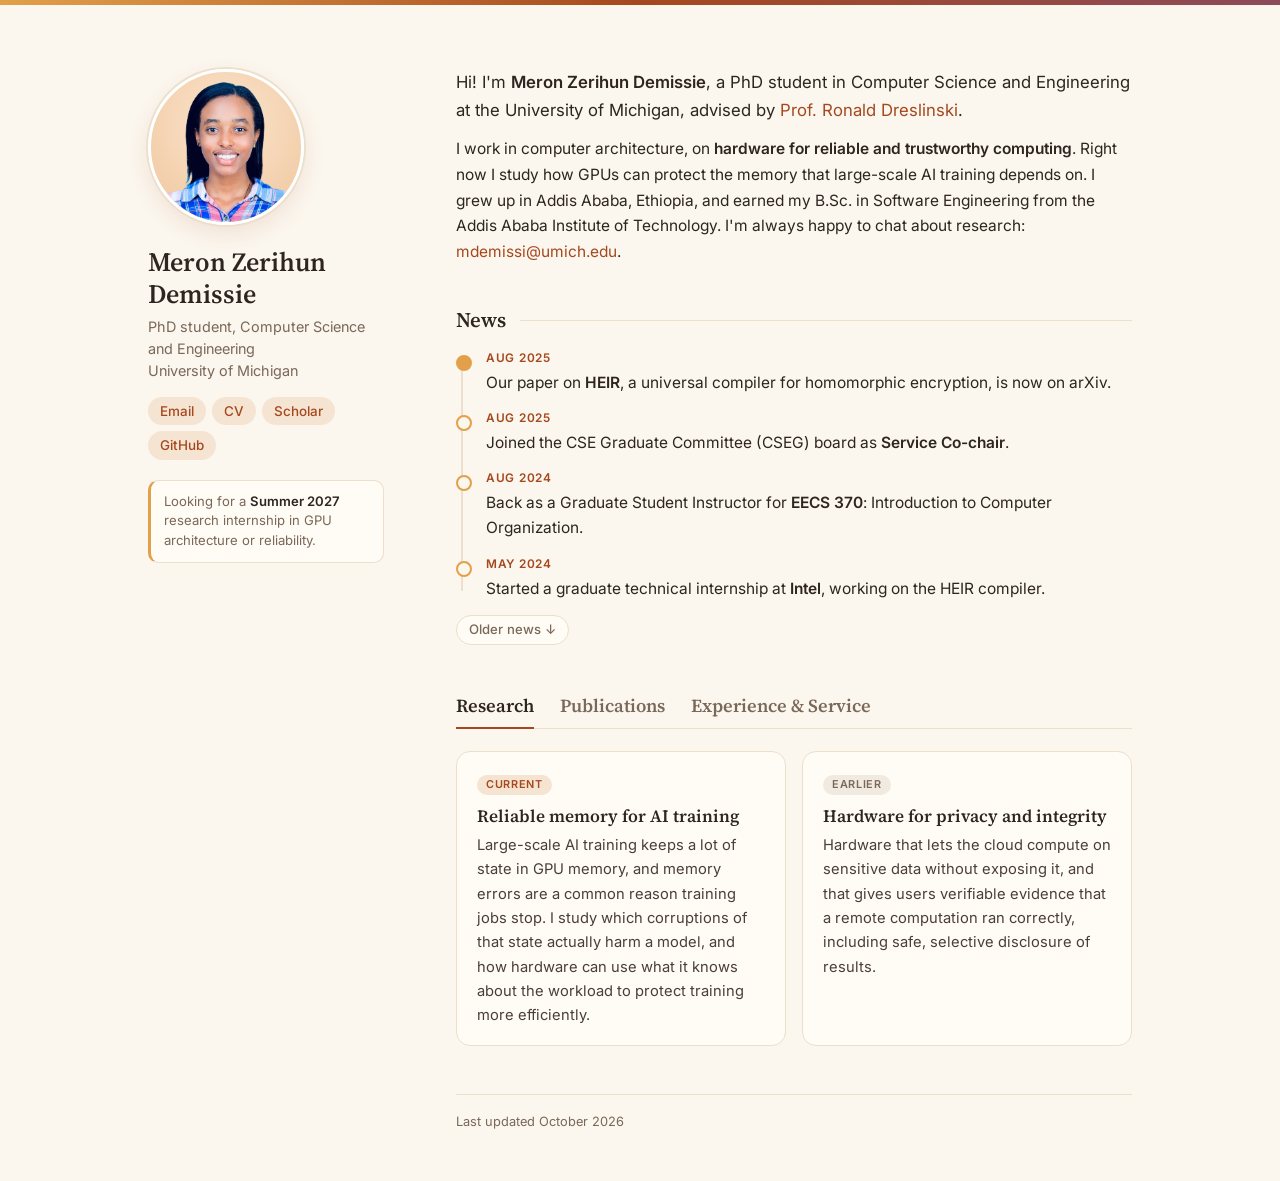
<file: index.html>
<!DOCTYPE html>
<html lang="en">
<head>
  <meta charset="UTF-8">
  <meta name="viewport" content="width=device-width, initial-scale=1.0">
  <title>Meron Zerihun Demissie</title>
  <meta name="description" content="Meron Zerihun Demissie, PhD student in Computer Science and Engineering at the University of Michigan. Computer architecture for reliable and trustworthy computing.">
  <link rel="preconnect" href="https://fonts.googleapis.com">
  <link rel="preconnect" href="https://fonts.gstatic.com" crossorigin>
  <link href="https://fonts.googleapis.com/css2?family=Inter:wght@400;500;600&family=Source+Serif+4:opsz,wght@8..60,500;8..60,600&display=swap" rel="stylesheet">
  <style>
    /* Soft fall palette: cream paper, warm browns, rust and amber accents (always light) */
    :root {
      color-scheme: light;
      --bg: #fbf6ee;
      --card: #fffbf5;
      --text: #2e2520;
      --muted: #7a6858;
      --rule: #ecdfcc;
      --accent: #a5481e;
      --accent-soft: #f6e4d2;
      --amber: #e2a04a;
      --plum: #8c4a5a;
      --serif: "Source Serif 4", Georgia, serif;
    }
    * { box-sizing: border-box; }
    html { -webkit-text-size-adjust: 100%; }
    body {
      margin: 0;
      border-top: 5px solid transparent;
      border-image: linear-gradient(90deg, var(--amber), var(--accent), var(--plum)) 1;
      background: var(--bg);
      color: var(--text);
      font: 15.5px/1.65 "Inter", -apple-system, BlinkMacSystemFont, "Segoe UI", Roboto, sans-serif;
    }
    a { color: var(--accent); text-decoration: none; }
    a:hover { text-decoration: underline; text-underline-offset: 2px; }
    strong { font-weight: 600; }

    /* Layout: sticky profile on the left, content on the right */
    .page {
      max-width: 1040px; margin: 0 auto; padding: 64px 28px 48px;
      display: grid; grid-template-columns: 236px minmax(0, 1fr); gap: 72px;
    }
    aside { position: sticky; top: 48px; align-self: start; }
    aside img {
      width: 156px; height: 156px; display: block;
      border-radius: 50%; object-fit: cover; object-position: 50% 15%;
      background: radial-gradient(circle at 50% 35%, #fbe6cf, #efc49a);
      border: 3px solid #fff;
      box-shadow: 0 0 0 2px var(--rule), 0 8px 22px rgba(165, 72, 30, 0.12);
      margin-bottom: 22px;
    }
    .name { font-family: var(--serif); font-weight: 600; font-size: 1.65rem; line-height: 1.2; margin: 0 0 6px; }
    .role { color: var(--muted); margin: 0 0 16px; font-size: 0.9rem; line-height: 1.5; }
    .links { display: flex; flex-wrap: wrap; gap: 6px; margin: 0; padding: 0; list-style: none; }
    .links a {
      display: inline-block; padding: 3px 12px; border-radius: 999px;
      background: var(--accent-soft); font-size: 0.84rem; font-weight: 500;
      transition: background 0.15s;
    }
    .links a:hover { text-decoration: none; background: #f1d6bd; }
    .callout {
      margin: 20px 0 0; padding: 11px 13px; border-radius: 10px;
      background: var(--card); border: 1px solid var(--rule); border-left: 3px solid var(--amber);
      font-size: 0.82rem; line-height: 1.5; color: var(--muted);
    }
    .callout strong { color: var(--text); }

    /* Sections and headings */
    main { min-width: 0; }
    section + section { margin-top: 44px; }
    h2 {
      font-family: var(--serif); font-weight: 600; font-size: 1.3rem; line-height: 1.2;
      margin: 0 0 16px; display: flex; align-items: center; gap: 14px;
    }
    h2::after { content: ""; flex: 1; height: 1px; background: var(--rule); }
    p { margin: 0 0 12px; }
    .lead { font-size: 1.05rem; }

    /* News: a soft timeline */
    .news { list-style: none; margin: 0; padding: 0; position: relative; }
    .news::before {
      content: ""; position: absolute; left: 5px; top: 10px; bottom: 10px;
      width: 2px; background: var(--rule); border-radius: 2px;
    }
    .news li { position: relative; padding: 0 0 14px 30px; }
    .news li:last-child { padding-bottom: 0; }
    .news li::before {
      content: ""; position: absolute; left: 0; top: 6px;
      width: 12px; height: 12px; border-radius: 50%;
      background: var(--bg); border: 2px solid var(--amber);
    }
    .news li:first-child::before { background: var(--amber); }
    .news time {
      display: block; font-size: 0.74rem; font-weight: 600; letter-spacing: 0.06em;
      text-transform: uppercase; color: var(--accent); margin-bottom: 1px;
    }
    .news span { display: block; }
    details.older { margin-top: 14px; }
    details.older .news { margin-top: 14px; }
    details.older summary {
      display: inline-block; cursor: pointer; list-style: none;
      font-size: 0.82rem; font-weight: 500; color: var(--muted);
      padding: 3px 12px; border: 1px solid var(--rule); border-radius: 999px; background: var(--card);
    }
    details.older summary:hover { color: var(--accent); }
    details.older summary::-webkit-details-marker { display: none; }
    details.older summary::after { content: " ↓"; }
    details.older[open] summary::after { content: " ↑"; }

    /* Research cards */
    .cards { display: grid; grid-template-columns: 1fr 1fr; gap: 16px; }
    .card {
      background: var(--card); border: 1px solid var(--rule); border-radius: 14px; padding: 18px 20px;
    }
    .card h3 { font-family: var(--serif); font-size: 1.08rem; font-weight: 600; margin: 0 0 6px; line-height: 1.3; }
    .card p { font-size: 0.92rem; margin: 0; color: #4a3f37; }
    .tag {
      display: inline-block; font-size: 0.68rem; font-weight: 600; letter-spacing: 0.06em;
      text-transform: uppercase; color: var(--accent); background: var(--accent-soft);
      padding: 1px 9px; border-radius: 999px; margin-bottom: 10px;
    }
    .tag.past { color: var(--muted); background: #f1eae0; }

    /* Publications */
    .pubs { list-style: none; margin: 0; padding: 0; }
    .pubs li { padding: 10px 0; border-bottom: 1px dashed var(--rule); }
    .pubs li:first-child { padding-top: 0; }
    .pubs li:last-child { border-bottom: 0; }
    .venue {
      display: inline-block; font-size: 0.7rem; font-weight: 600; letter-spacing: 0.04em;
      color: var(--accent); background: var(--accent-soft); padding: 0 8px; border-radius: 6px;
      margin-right: 6px; vertical-align: 1px;
    }
    .venue.pending { color: var(--muted); background: #f1eae0; }
    .pub-title { font-weight: 500; line-height: 1.45; }
    .authors { color: var(--muted); font-size: 0.85rem; margin-top: 2px; }
    .me { font-weight: 600; color: var(--text); }
    .posters { font-size: 0.85rem; color: var(--muted); margin-top: 12px; }

    /* Experience and service */
    .two-col { display: grid; grid-template-columns: 1fr 1fr; gap: 36px; }
    .items { list-style: none; margin: 0; padding: 0; }
    .items li { margin-bottom: 12px; line-height: 1.45; }
    .items .what { font-weight: 500; }
    .items .detail { display: block; color: var(--muted); font-size: 0.85rem; }

    footer {
      margin-top: 48px; padding-top: 16px; border-top: 1px solid var(--rule);
      color: var(--muted); font-size: 0.8rem; display: flex; align-items: center; gap: 8px;
    }


    /* Tabs: Research / Publications / Experience share one panel (all sections show if JS is off) */
    .tabs { margin-top: 44px; }
    .tab-bar { display: none; }
    .tabs.js .tab-bar {
      display: flex; flex-wrap: wrap; gap: 0 26px; margin-bottom: 22px; border-bottom: 1px solid var(--rule);
    }
    .tab-bar button {
      font-family: var(--serif); font-size: 1.15rem; font-weight: 600; color: var(--muted);
      background: none; border: 0; border-bottom: 2px solid transparent; margin-bottom: -1px;
      padding: 4px 0 9px; cursor: pointer;
    }
    .tab-bar button:hover { color: var(--text); }
    .tab-bar button[aria-selected="true"] { color: var(--text); border-bottom-color: var(--accent); }
    .tabs.js .panel { margin-top: 0; }
    .tabs.js .panel > h2 { display: none; }
    .tabs.js .two-col h2 { font-size: 1.05rem; }

    @media (max-width: 840px) {
      .page { grid-template-columns: 1fr; gap: 36px; padding-top: 40px; }
      aside { position: static; display: grid; grid-template-columns: 112px 1fr; gap: 0 22px; align-items: center; }
      aside img { width: 112px; height: 112px; margin: 0; }
      .callout { grid-column: 1 / -1; }
    }
    @media (max-width: 600px) {
      .page { padding: 32px 18px 36px; }
      .cards, .two-col { grid-template-columns: 1fr; }
      .two-col { gap: 32px; }
      aside { display: block; }
      aside img { margin-bottom: 16px; }
    }
  </style>
</head>
<body>
<div class="page">

  <aside>
    <img src="images/profile.png" alt="Photo of Meron Zerihun Demissie">
    <div>
      <div class="name">Meron Zerihun Demissie</div>
      <p class="role">PhD student, Computer Science and Engineering<br>University of Michigan</p>
      <ul class="links">
        <li><a href="mailto:mdemissi@umich.edu">Email</a></li>
        <li><a href="assets/files/CV.pdf">CV</a></li>
        <li><a href="https://scholar.google.com/citations?user=zsXJdUEAAAAJ&amp;hl=en">Scholar</a></li>
        <li><a href="https://github.com/MeronZerihun">GitHub</a></li>
      </ul>
    </div>
    <p class="callout">Looking for a <strong>Summer 2027</strong> research internship in GPU architecture or reliability.</p>
  </aside>

  <main>

    <section id="about">
      <p class="lead">
        Hi! I'm <strong>Meron Zerihun Demissie</strong>, a PhD student in Computer Science and Engineering
        at the University of Michigan, advised by
        <a href="https://web.eecs.umich.edu/~rdreslin/">Prof. Ronald Dreslinski</a>.
      </p>
      <p>
        I work in computer architecture, on <strong>hardware for reliable and trustworthy computing</strong>.
        Right now I study how GPUs can protect the memory that large-scale AI training depends on.
        I grew up in Addis Ababa, Ethiopia, and earned my B.Sc. in Software Engineering from the Addis Ababa
        Institute of Technology. I'm always happy to chat about research:
        <a href="mailto:mdemissi@umich.edu">mdemissi@umich.edu</a>.
      </p>
    </section>

    <section id="news">
      <h2>News</h2>
      <!-- Newest first. To add an item, copy one <li> to the top and edit its date and text. -->
      <ul class="news">
        <li><time>Aug 2025</time><span>Our paper on <strong>HEIR</strong>, a universal compiler for homomorphic encryption, is now on arXiv.</span></li>
        <li><time>Aug 2025</time><span>Joined the CSE Graduate Committee (CSEG) board as <strong>Service Co-chair</strong>.</span></li>
        <li><time>Aug 2024</time><span>Back as a Graduate Student Instructor for <strong>EECS 370</strong>: Introduction to Computer Organization.</span></li>
        <li><time>May 2024</time><span>Started a graduate technical internship at <strong>Intel</strong>, working on the HEIR compiler.</span></li>
      </ul>
      <details class="older">
        <summary>Older news</summary>
        <ul class="news">
          <li><time>2024</time><span>🎉 Received the <strong>CSE DEI Service Award</strong>.</span></li>
          <li><time>Aug 2023</time><span>Graduate Student Instructor for <strong>EECS 573</strong>: Advanced Topics in Computer Architecture.</span></li>
          <li><time>2023</time><span>Our paper <em>Exploring the Efficiency of Data-Oblivious Programs</em> appeared at <strong>ISPASS 2023</strong>.</span></li>
        </ul>
      </details>
    </section>

    <div class="tabs">
      <div class="tab-bar" role="tablist">
        <button role="tab" data-tab="research">Research</button>
        <button role="tab" data-tab="publications">Publications</button>
        <button role="tab" data-tab="experience">Experience &amp; Service</button>
      </div>

    <section id="research" class="panel" role="tabpanel">
      <h2>Research</h2>
      <div class="cards">
        <div class="card">
          <span class="tag">Current</span>
          <h3>Reliable memory for AI training</h3>
          <p>
            Large-scale AI training keeps a lot of state in GPU memory, and memory errors are a common
            reason training jobs stop. I study which corruptions of that state actually harm a model, and
            how hardware can use what it knows about the workload to protect training more efficiently.
          </p>
        </div>
        <div class="card">
          <span class="tag past">Earlier</span>
          <h3>Hardware for privacy and integrity</h3>
          <p>
            Hardware that lets the cloud compute on sensitive data without exposing it, and that gives
            users verifiable evidence that a remote computation ran correctly, including safe, selective
            disclosure of results.
          </p>
        </div>
      </div>
    </section>

    <section id="publications" class="panel" role="tabpanel">
      <h2>Publications</h2>
      <ul class="pubs">
        <li>
          <div class="pub-title"><span class="venue pending">In submission</span>Dash: A Hardware Approach for Safe Data Disclosures</div>
          <div class="authors"><span class="me">M. Zerihun Demissie</span>, L. Biernacki, D. Ramotsoela, P. Grubbs, T. Austin</div>
        </li>
        <li>
          <div class="pub-title"><span class="venue">arXiv 2025</span>HEIR: A Universal Compiler for Homomorphic Encryption</div>
          <div class="authors">A. Ali, J. Choi, B. Gipson, S. Gorantala, J. Kun, W. Legiest, L. Lim, A. Viand,
            <span class="me">M. Zerihun Demissie</span>, H. Zheng</div>
        </li>
        <li>
          <div class="pub-title"><span class="venue">ISPASS 2023</span>Exploring the Efficiency of Data-Oblivious Programs</div>
          <div class="authors">L. Biernacki, B. Mengist Tiruye, <span class="me">M. Zerihun Demissie</span>,
            F. Assamnew Andargie, B. Reagen, T. Austin</div>
        </li>
        <li>
          <div class="pub-title"><span class="venue">SEED 2022</span>Sequestered Encryption: A Hardware Technique for Comprehensive Data Privacy</div>
          <div class="authors">L. Biernacki, <span class="me">M. Zerihun Demissie</span>, K. Birkayehu Workneh,
            F. Assamnew Andargie, T. Austin</div>
        </li>
        <li>
          <div class="pub-title"><span class="venue">SEED 2021</span>VIP-Bench: A Benchmark Suite for Evaluating Privacy-Enhanced Computation Frameworks</div>
          <div class="authors">L. Biernacki, <span class="me">M. Zerihun Demissie</span>, K. Birkayehu Workneh,
            G. Basha Namomsa, P. Gebremedhin, F. Assamnew Andargie, B. Reagen, T. Austin</div>
        </li>
      </ul>
      <div class="posters">
        Posters:
        <a href="assets/files/Poster%20File%20-%20DAC%202023.pdf">DAC 2023</a> ·
        <a href="assets/files/Poster%20File%20-%20GREPSEC.pdf">GREPSEC</a> ·
        <a href="assets/files/Poster%20File%20-%20WISE%202022.pdf">WISE 2022</a>
      </div>
    </section>

    <section id="experience" class="panel" role="tabpanel">
      <div class="two-col">
        <div id="teaching">
          <h2>Experience</h2>
          <ul class="items">
            <li><span class="what">Graduate Technical Intern, Intel</span>
              <span class="detail">Summer 2024 · HEIR, an MLIR compiler for homomorphic encryption</span></li>
            <li><span class="what">Graduate Student Instructor</span>
              <span class="detail">EECS 370 (Computer Organization) · EECS 573 (Advanced Computer Architecture)</span></li>
          </ul>
        </div>
        <div id="service">
          <h2>Service</h2>
          <ul class="items">
            <li><span class="what">CSE Graduate Committee (CSEG)</span>
              <span class="detail">Service Chair · community and service events for graduate students</span></li>
            <li><span class="what">Founder, VoiCSEs</span>
              <span class="detail">Peer support for skill development and community</span></li>
            <li><span class="what">Research mentor, UMAPS and AURA</span>
              <span class="detail">Visiting scholars and undergraduate researchers</span></li>
          </ul>
        </div>
      </div>
    </section>
    </div>

    <footer>
      Last updated October 2026
    </footer>

  </main>
</div>
<script>
  // Show one tab at a time; the URL hash (#publications, ...) opens a tab directly.
  (function () {
    var tabs = document.querySelector('.tabs');
    if (!tabs) return;
    tabs.classList.add('js');
    var buttons = tabs.querySelectorAll('.tab-bar button');
    var panels = tabs.querySelectorAll('.panel');
    function show(id) {
      buttons.forEach(function (b) { b.setAttribute('aria-selected', b.dataset.tab === id); });
      panels.forEach(function (p) { p.hidden = p.id !== id; });
    }
    buttons.forEach(function (b) {
      b.addEventListener('click', function () {
        show(b.dataset.tab);
        history.replaceState(null, '', '#' + b.dataset.tab);
      });
    });
    var h = location.hash.slice(1);
    show(Array.prototype.some.call(panels, function (p) { return p.id === h; }) ? h : panels[0].id);
  })();
</script>
</body>
</html>
</file>
